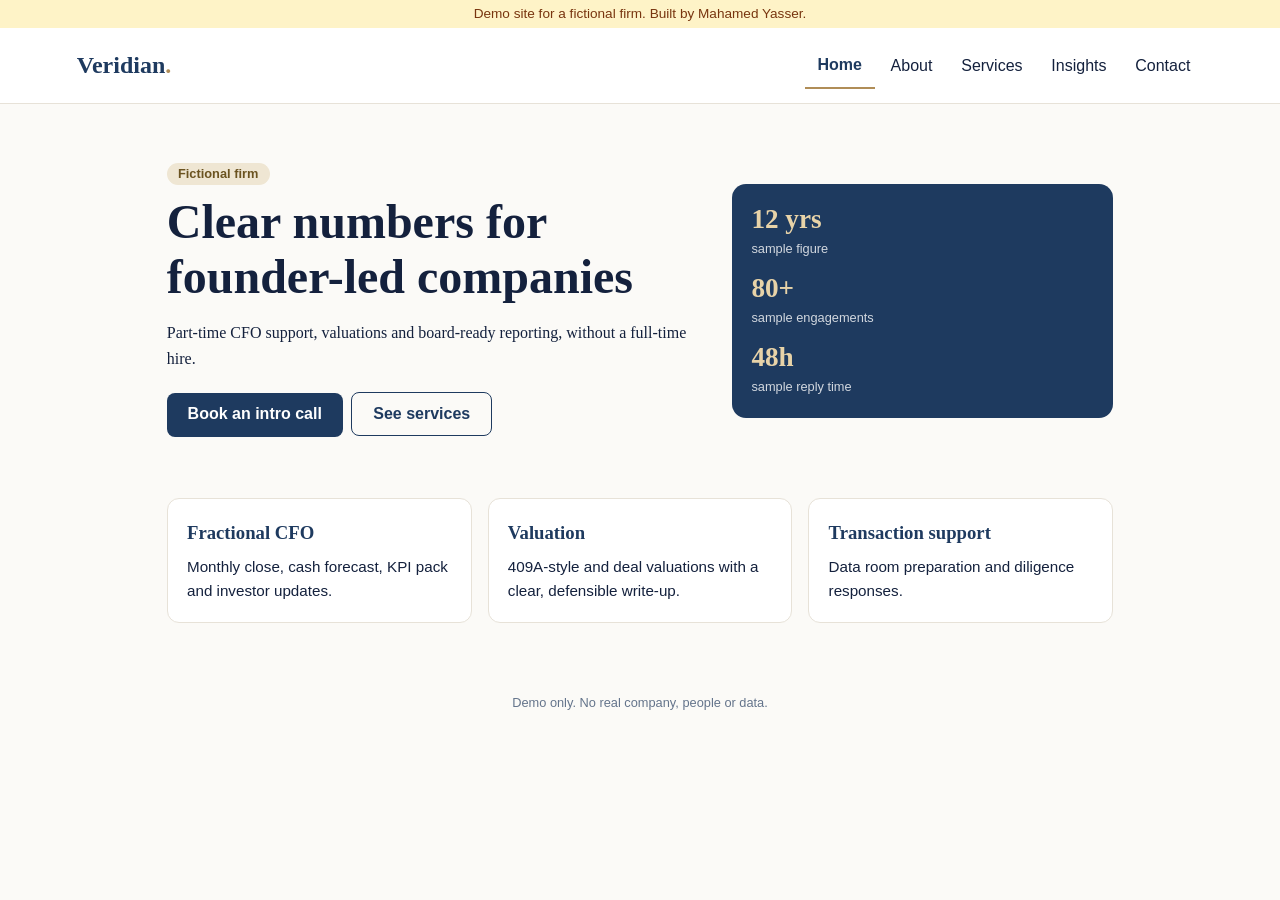
<file: index.html>
<!DOCTYPE html><html lang='en'><head><meta charset='utf-8'><meta name='viewport' content='width=device-width,initial-scale=1'><title>Home | Veridian Advisory (demo)</title><meta name='description' content='Demo five-page marketing site for a fictional advisory firm.'><link rel='stylesheet' href='style.css'></head><body><div class='demo-bar'>Demo site for a fictional firm. Built by Mahamed Yasser.</div><header><a class='brand' href='index.html'>Veridian<span>.</span></a><nav aria-label='Main'><a href='index.html' aria-current=page>Home</a><a href='about.html' >About</a><a href='services.html' >Services</a><a href='insights.html' >Insights</a><a href='contact.html' >Contact</a></nav></header><main><section class='hero'><div><span class='pill'>Fictional firm</span><h1>Clear numbers for founder-led companies</h1><p>Part-time CFO support, valuations and board-ready reporting, without a full-time hire.</p><a class='btn' href='contact.html'>Book an intro call</a> <a class='ghost' href='services.html'>See services</a></div><ul class='stats'><li><b>12 yrs</b><span>sample figure</span></li><li><b>80+</b><span>sample engagements</span></li><li><b>48h</b><span>sample reply time</span></li></ul></section><section class='cols'><article><h3>Fractional CFO</h3><p>Monthly close, cash forecast, KPI pack and investor updates.</p></article><article><h3>Valuation</h3><p>409A-style and deal valuations with a clear, defensible write-up.</p></article><article><h3>Transaction support</h3><p>Data room preparation and diligence responses.</p></article></section></main><footer>Demo only. No real company, people or data.</footer><script src='app.js'></script></body></html>
</file>
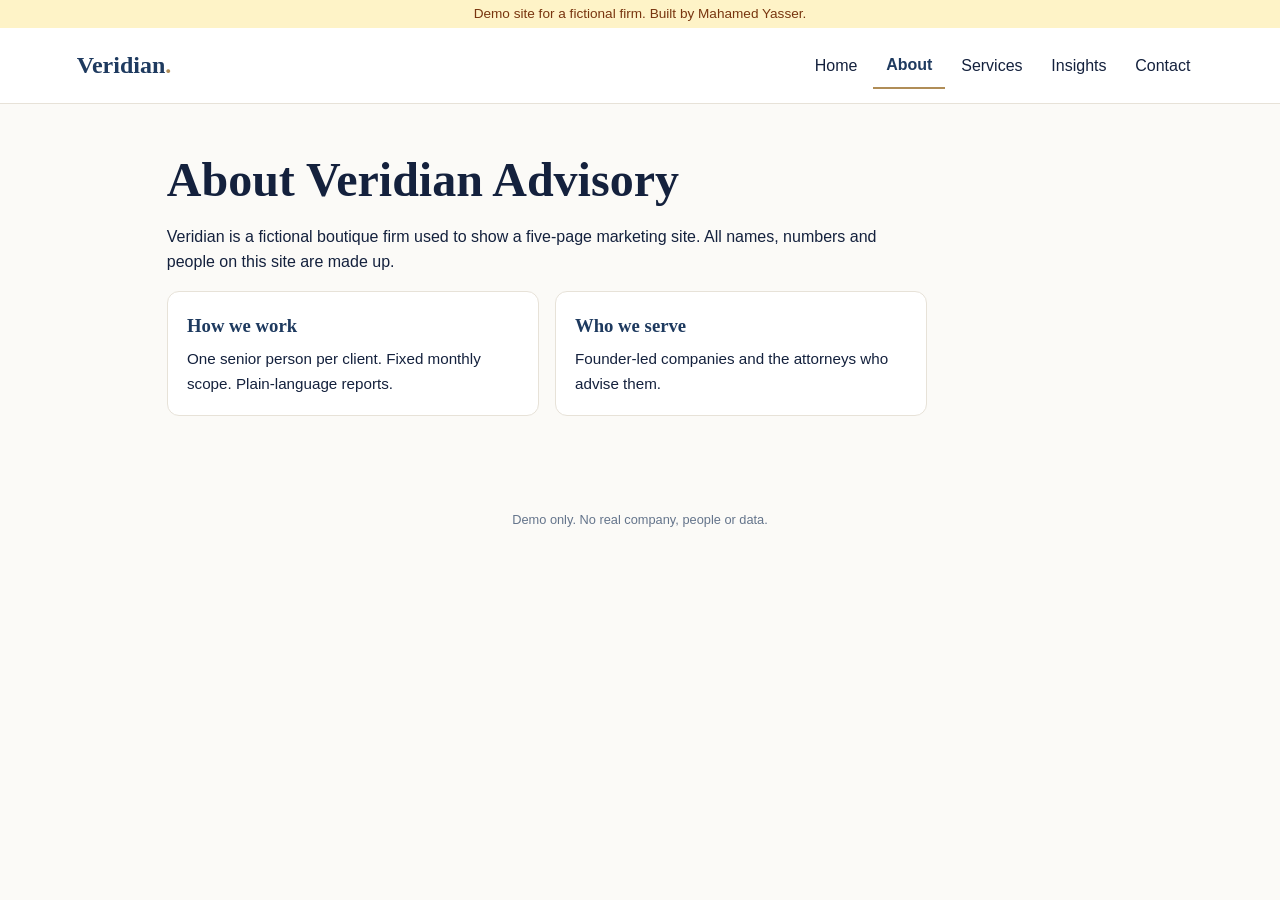
<file: about.html>
<!DOCTYPE html><html lang='en'><head><meta charset='utf-8'><meta name='viewport' content='width=device-width,initial-scale=1'><title>About | Veridian Advisory (demo)</title><meta name='description' content='Demo five-page marketing site for a fictional advisory firm.'><link rel='stylesheet' href='style.css'></head><body><div class='demo-bar'>Demo site for a fictional firm. Built by Mahamed Yasser.</div><header><a class='brand' href='index.html'>Veridian<span>.</span></a><nav aria-label='Main'><a href='index.html' >Home</a><a href='about.html' aria-current=page>About</a><a href='services.html' >Services</a><a href='insights.html' >Insights</a><a href='contact.html' >Contact</a></nav></header><main><section class='page'><h1>About Veridian Advisory</h1><p>Veridian is a fictional boutique firm used to show a five-page marketing site. All names, numbers and people on this site are made up.</p><div class='cols'><article><h3>How we work</h3><p>One senior person per client. Fixed monthly scope. Plain-language reports.</p></article><article><h3>Who we serve</h3><p>Founder-led companies and the attorneys who advise them.</p></article></div></section></main><footer>Demo only. No real company, people or data.</footer><script src='app.js'></script></body></html>
</file>
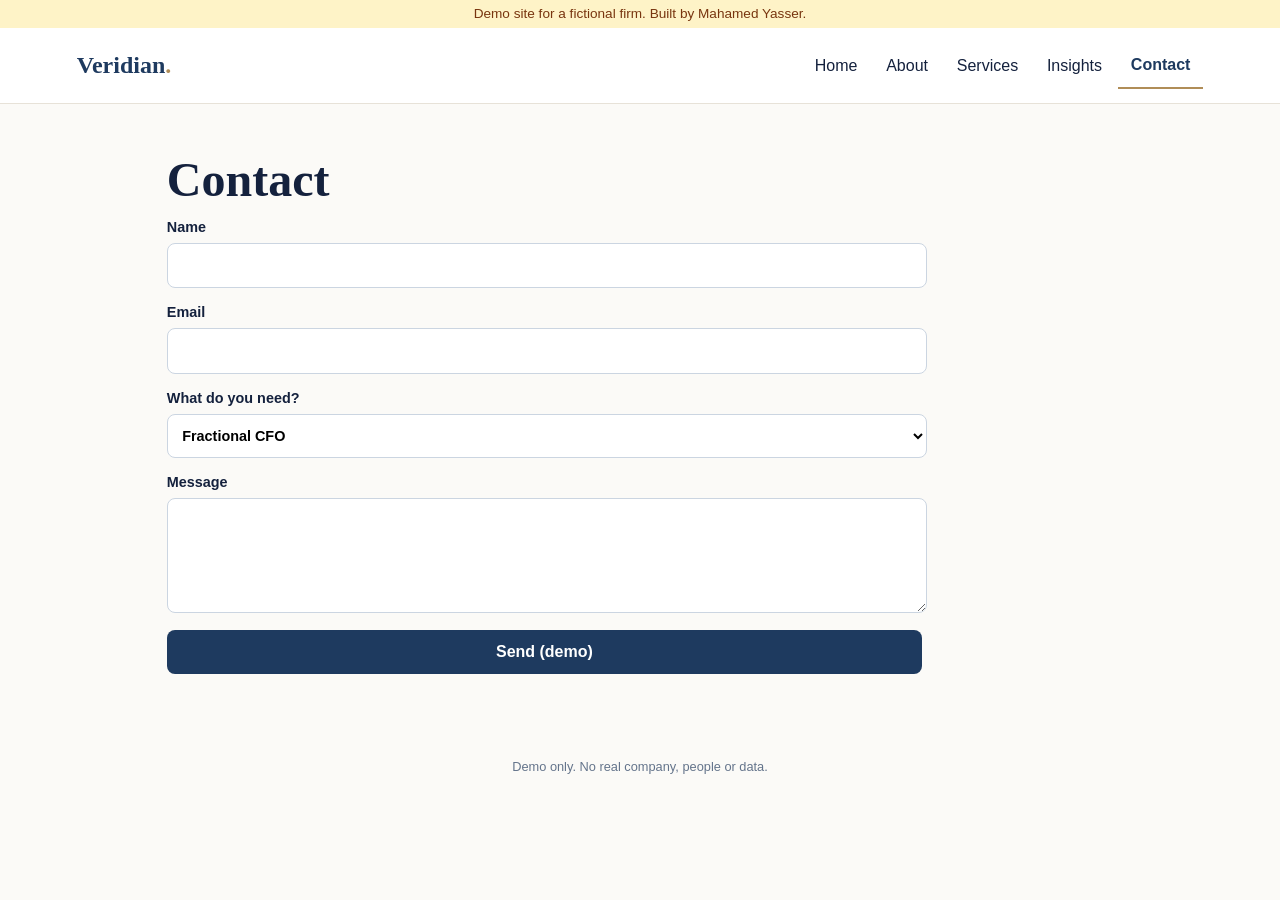
<file: contact.html>
<!DOCTYPE html><html lang='en'><head><meta charset='utf-8'><meta name='viewport' content='width=device-width,initial-scale=1'><title>Contact | Veridian Advisory (demo)</title><meta name='description' content='Demo five-page marketing site for a fictional advisory firm.'><link rel='stylesheet' href='style.css'></head><body><div class='demo-bar'>Demo site for a fictional firm. Built by Mahamed Yasser.</div><header><a class='brand' href='index.html'>Veridian<span>.</span></a><nav aria-label='Main'><a href='index.html' >Home</a><a href='about.html' >About</a><a href='services.html' >Services</a><a href='insights.html' >Insights</a><a href='contact.html' aria-current=page>Contact</a></nav></header><main><section class='page'><h1>Contact</h1><form id='cf' novalidate><label>Name<input id='n' maxlength='60' autocomplete='name'></label><label>Email<input id='e' type='email' maxlength='80' autocomplete='email'></label><label>What do you need?<select id='k'><option>Fractional CFO</option><option>Valuation</option><option>Other</option></select></label><label>Message<textarea id='m' rows='4' maxlength='500'></textarea></label><p id='er' class='err' role='alert' hidden></p><button class='btn' type='submit'>Send (demo)</button></form><p id='ok' class='ok' hidden></p></section></main><footer>Demo only. No real company, people or data.</footer><script src='app.js'></script></body></html>
</file>
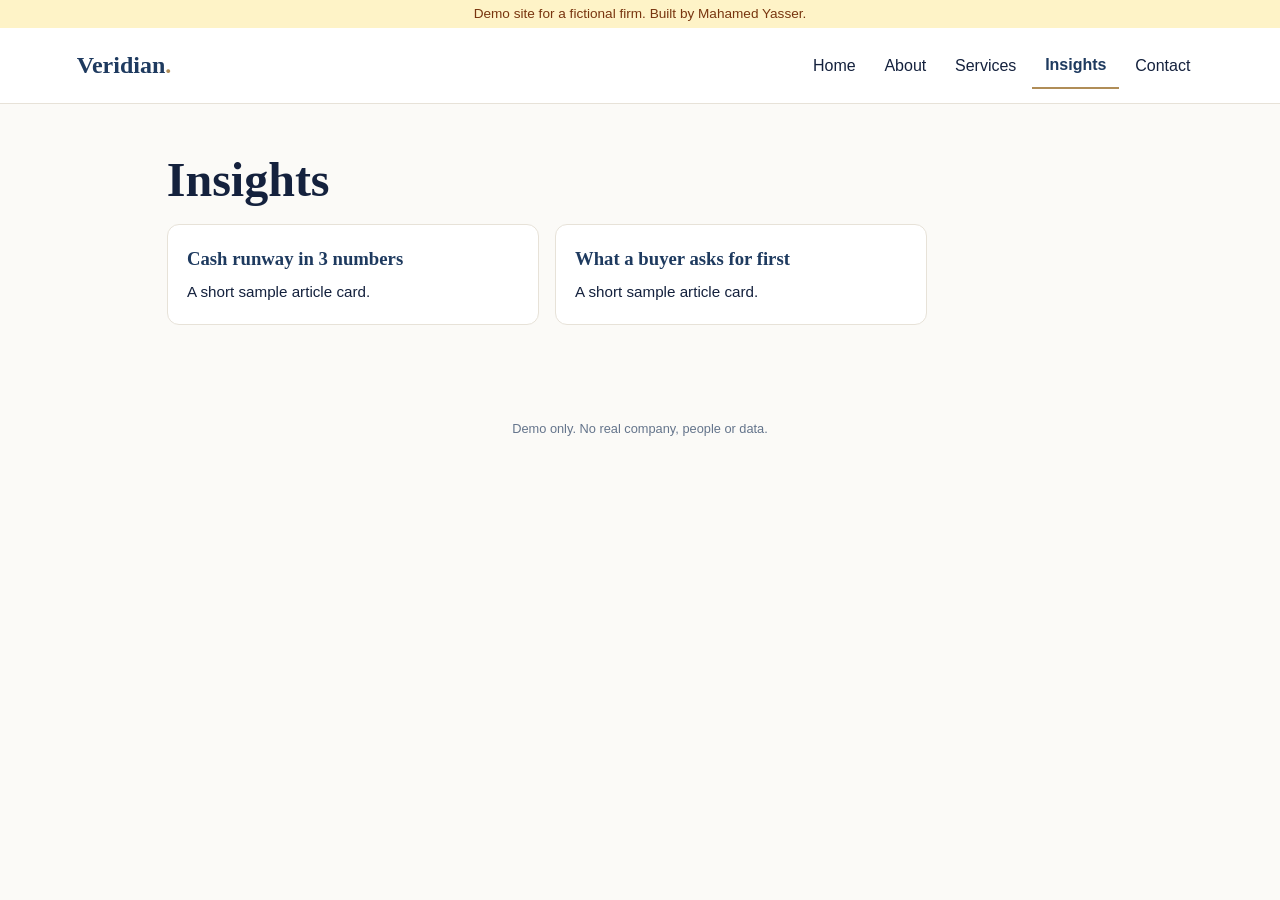
<file: insights.html>
<!DOCTYPE html><html lang='en'><head><meta charset='utf-8'><meta name='viewport' content='width=device-width,initial-scale=1'><title>Insights | Veridian Advisory (demo)</title><meta name='description' content='Demo five-page marketing site for a fictional advisory firm.'><link rel='stylesheet' href='style.css'></head><body><div class='demo-bar'>Demo site for a fictional firm. Built by Mahamed Yasser.</div><header><a class='brand' href='index.html'>Veridian<span>.</span></a><nav aria-label='Main'><a href='index.html' >Home</a><a href='about.html' >About</a><a href='services.html' >Services</a><a href='insights.html' aria-current=page>Insights</a><a href='contact.html' >Contact</a></nav></header><main><section class='page'><h1>Insights</h1><div class='cols'><article><h3>Cash runway in 3 numbers</h3><p>A short sample article card.</p></article><article><h3>What a buyer asks for first</h3><p>A short sample article card.</p></article></div></section></main><footer>Demo only. No real company, people or data.</footer><script src='app.js'></script></body></html>
</file>
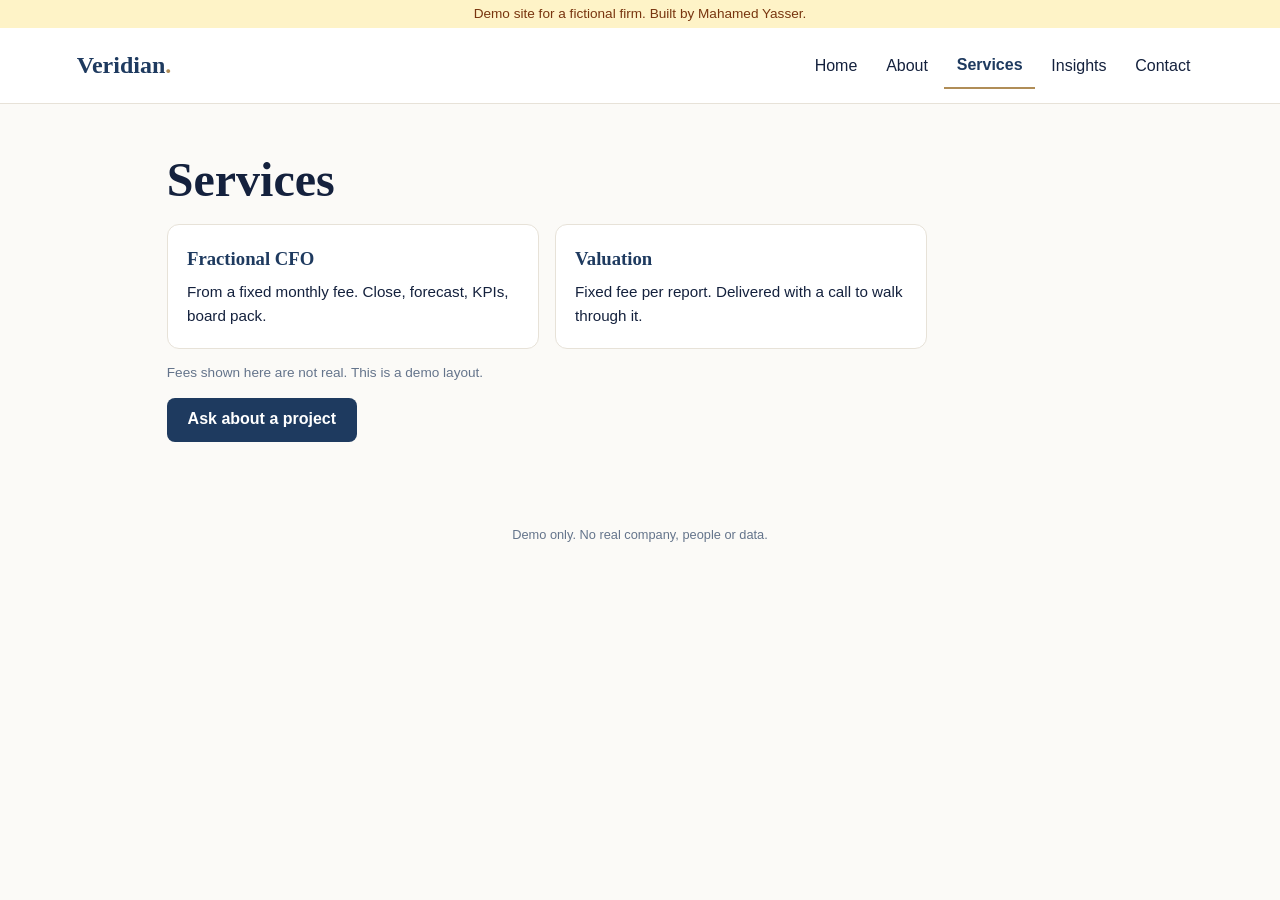
<file: services.html>
<!DOCTYPE html><html lang='en'><head><meta charset='utf-8'><meta name='viewport' content='width=device-width,initial-scale=1'><title>Services | Veridian Advisory (demo)</title><meta name='description' content='Demo five-page marketing site for a fictional advisory firm.'><link rel='stylesheet' href='style.css'></head><body><div class='demo-bar'>Demo site for a fictional firm. Built by Mahamed Yasser.</div><header><a class='brand' href='index.html'>Veridian<span>.</span></a><nav aria-label='Main'><a href='index.html' >Home</a><a href='about.html' >About</a><a href='services.html' aria-current=page>Services</a><a href='insights.html' >Insights</a><a href='contact.html' >Contact</a></nav></header><main><section class='page'><h1>Services</h1><div class='cols'><article><h3>Fractional CFO</h3><p>From a fixed monthly fee. Close, forecast, KPIs, board pack.</p></article><article><h3>Valuation</h3><p>Fixed fee per report. Delivered with a call to walk through it.</p></article></div><p class='mut'>Fees shown here are not real. This is a demo layout.</p><a class='btn' href='contact.html'>Ask about a project</a></section></main><footer>Demo only. No real company, people or data.</footer><script src='app.js'></script></body></html>
</file>
<file: style.css>
:root{--p:#1e3a5f;--a:#b08d57;--ink:#14213d;--mut:#64748b}*{box-sizing:border-box}body{margin:0;font-family:Georgia,'Times New Roman',serif;color:var(--ink);background:#fbfaf7;line-height:1.6}
.demo-bar{background:#fef3c7;color:#78350f;text-align:center;font:.85rem Arial,sans-serif;padding:.4rem}
header{display:flex;justify-content:space-between;align-items:center;flex-wrap:wrap;gap:.5rem;padding:.9rem 6vw;background:#fff;border-bottom:1px solid #e7e2d8;font-family:Arial,sans-serif}
.brand{font:700 1.5rem Georgia,serif;color:var(--p);text-decoration:none}.brand span{color:var(--a)}nav{display:flex;gap:.2rem;flex-wrap:wrap}nav a{padding:.6rem .8rem;color:var(--ink);text-decoration:none;border-radius:8px;min-height:44px;display:inline-flex;align-items:center}nav a:hover{background:#f1ece1}nav a[aria-current=page]{color:var(--p);font-weight:700;border-bottom:2px solid var(--a);border-radius:0}
main{max-width:1100px;margin:auto;padding:1rem 6vw 2rem}.hero{display:grid;grid-template-columns:1.4fr 1fr;gap:2rem;align-items:center;padding:2.5rem 0}.hero h1,.page h1{font-size:clamp(1.9rem,4.5vw,3rem);line-height:1.15;margin:.5rem 0}
.pill{font:600 .8rem Arial;background:#efe6d3;color:#6b5320;padding:.2rem .7rem;border-radius:99px}
.btn,.ghost{font:700 1rem Arial,sans-serif;border-radius:8px;padding:.75rem 1.3rem;text-decoration:none;display:inline-block;cursor:pointer;min-height:44px;margin:.3rem .3rem .3rem 0}.btn{background:var(--p);color:#fff;border:0}.btn:hover{background:#142a46}.ghost{border:1.5px solid var(--p);color:var(--p)}
.stats{list-style:none;margin:0;padding:1.2rem;background:var(--p);color:#fff;border-radius:14px;display:grid;gap:.8rem;font-family:Arial}.stats b{font:700 1.7rem Georgia;color:#e8d3a8;display:block}.stats span{font-size:.8rem;opacity:.8}
.cols{display:grid;grid-template-columns:repeat(auto-fit,minmax(240px,1fr));gap:1rem;margin:1rem 0}article{background:#fff;border:1px solid #e7e2d8;border-radius:12px;padding:1.2rem}article h3{margin:0 0 .4rem;color:var(--p)}article p{margin:0;font-family:Arial,sans-serif;font-size:.95rem}
.page{padding:1.5rem 0;max-width:760px}.page>p{font-family:Arial,sans-serif}.mut{color:var(--mut);font:.85rem Arial}
form{display:grid;gap:.8rem;font-family:Arial,sans-serif}label{font-weight:600;font-size:.9rem}input,select,textarea{display:block;width:100%;margin-top:.25rem;padding:.65rem;border:1.5px solid #cbd5e1;border-radius:8px;font:inherit;min-height:44px;background:#fff}input:focus,select:focus,textarea:focus{outline:3px solid #dbe7f5;border-color:var(--p)}
.err{color:#b91c1c;margin:0}.ok{color:#166534;font:700 1rem Arial}footer{text-align:center;color:var(--mut);font:.8rem Arial;padding:1.5rem}
@media(max-width:760px){.hero{grid-template-columns:1fr}}@media(max-width:760px){
header{padding:.6rem 5vw}
nav{width:100%;justify-content:space-between;gap:0;margin-top:.2rem;border-top:1px solid #efeadf;padding-top:.2rem}
nav a{padding:.5rem .45rem;font-size:.9rem}
main{padding:.5rem 5vw 1.5rem}
.hero{padding:1.2rem 0 .8rem;gap:1.2rem}
.stats{grid-template-columns:repeat(3,1fr);text-align:center;padding:.9rem .4rem}.stats b{font-size:1.25rem}
.btn,.ghost{display:block;text-align:center;margin:.4rem 0}
}
</file>
